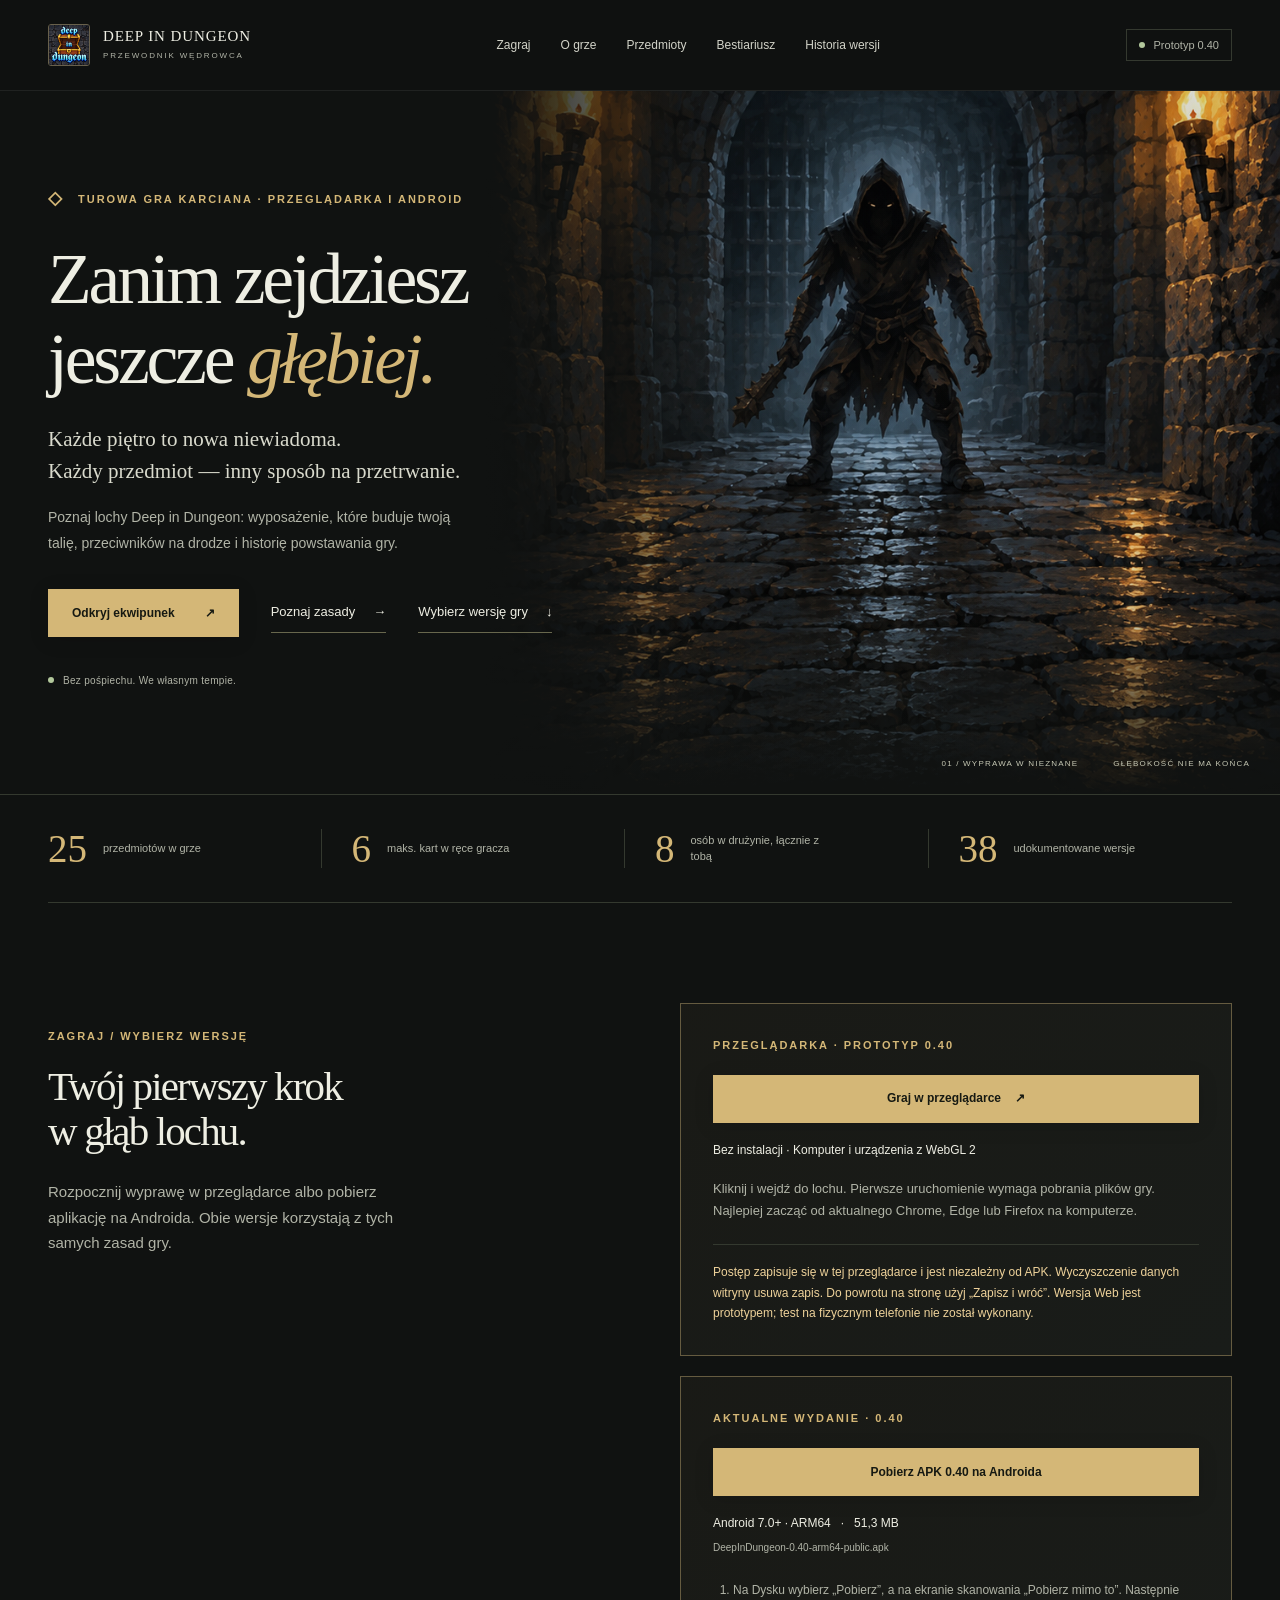
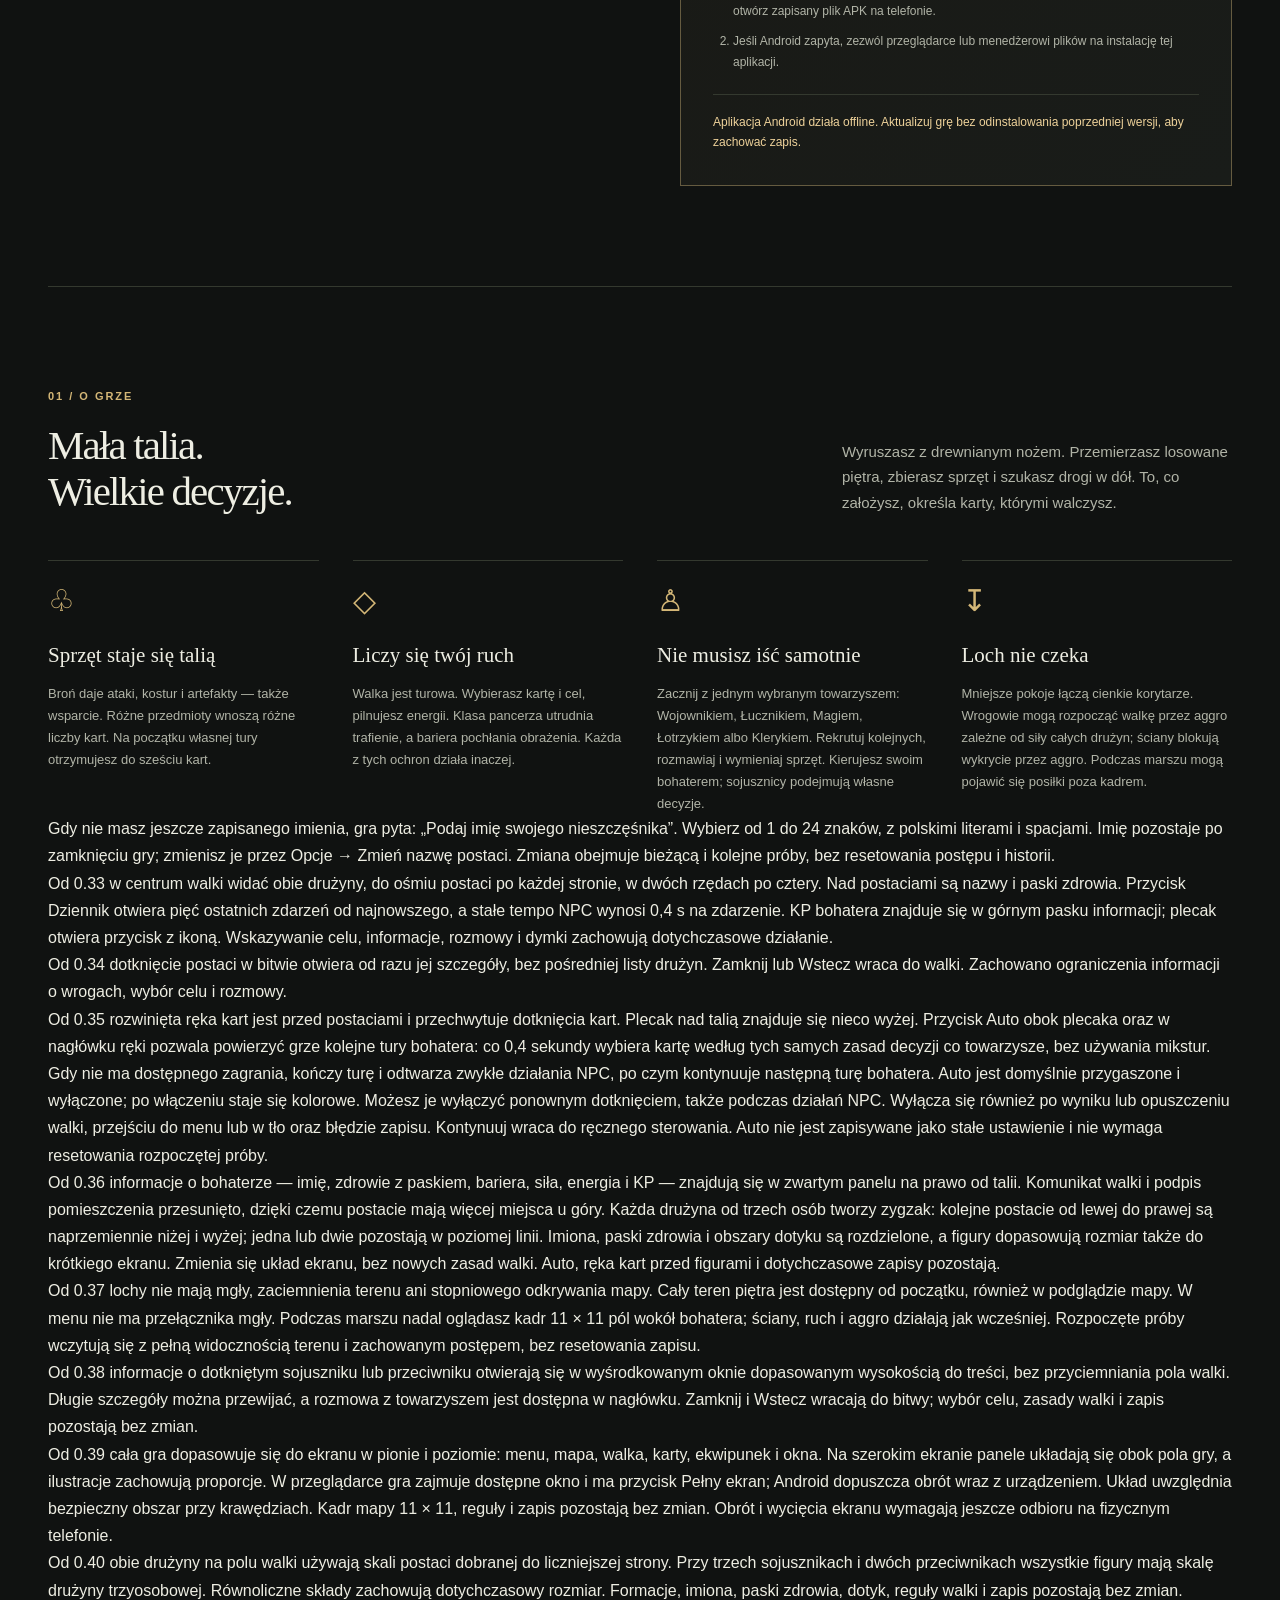
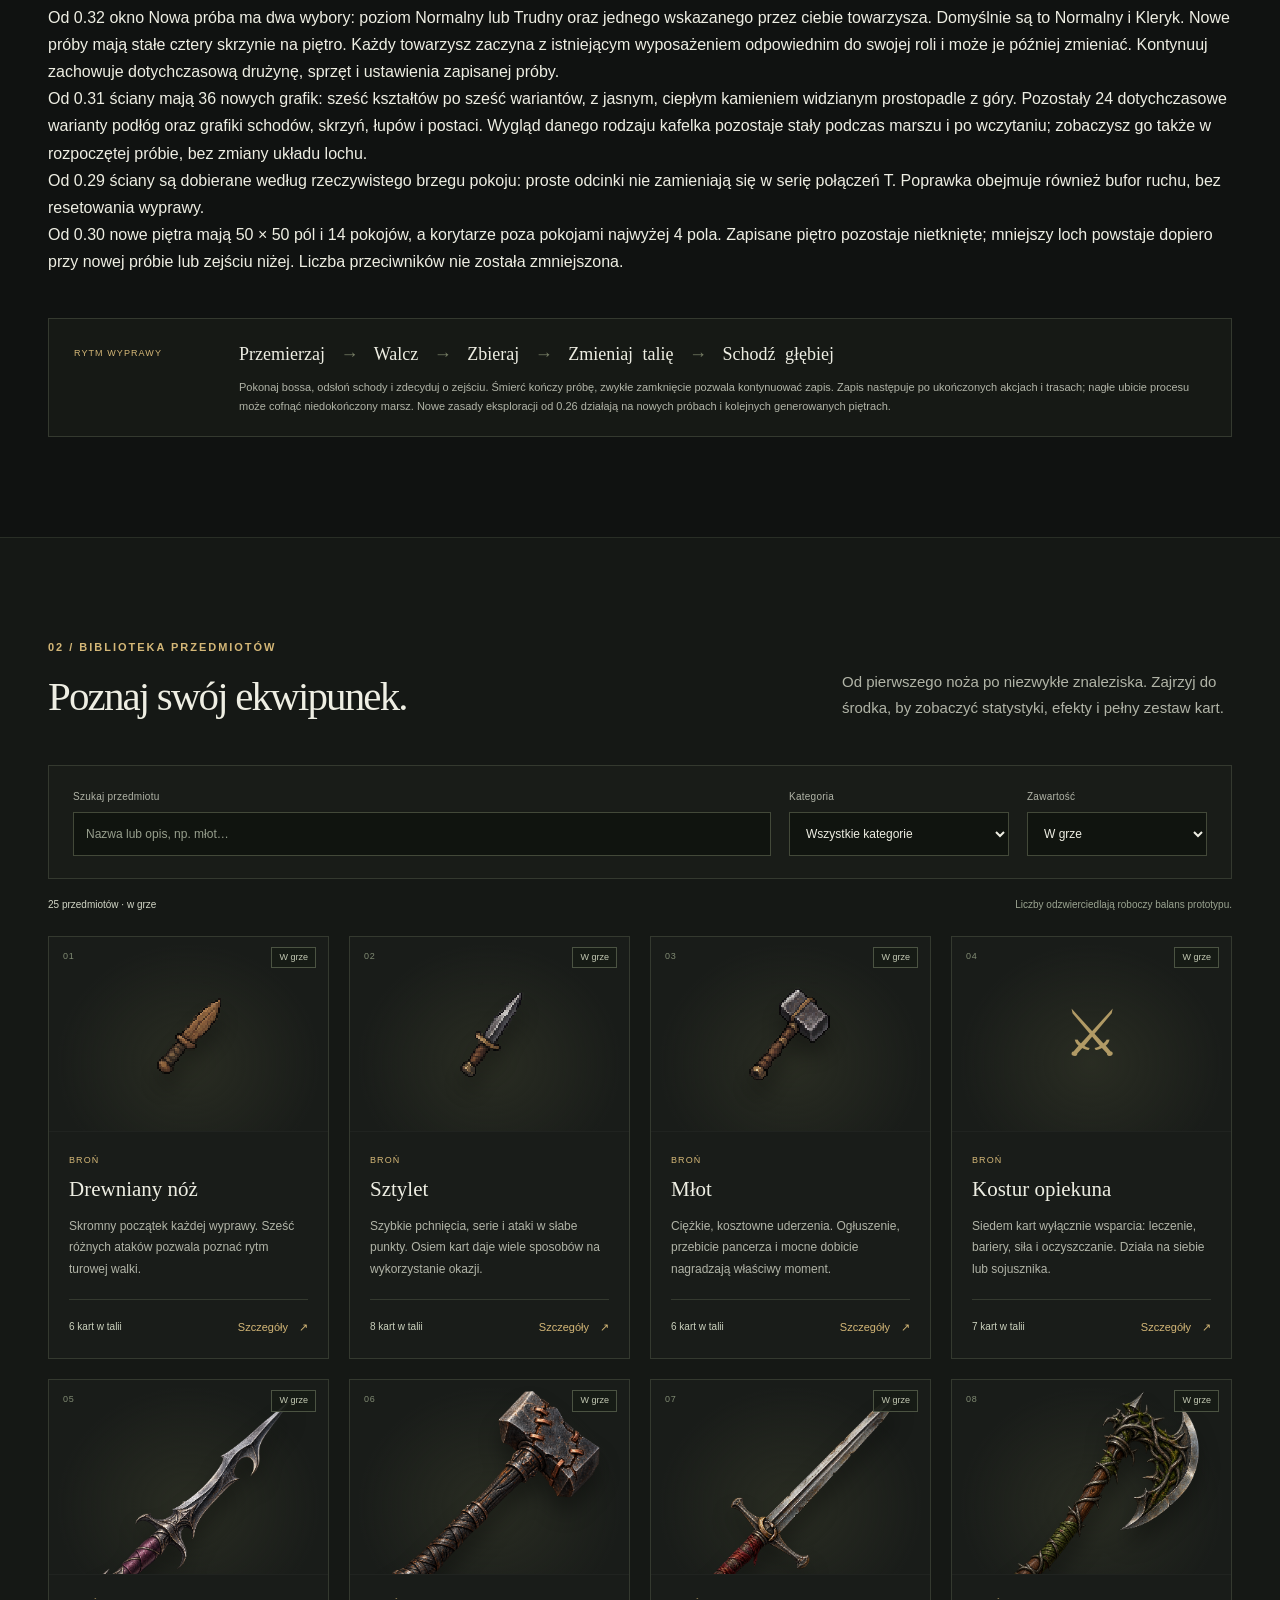
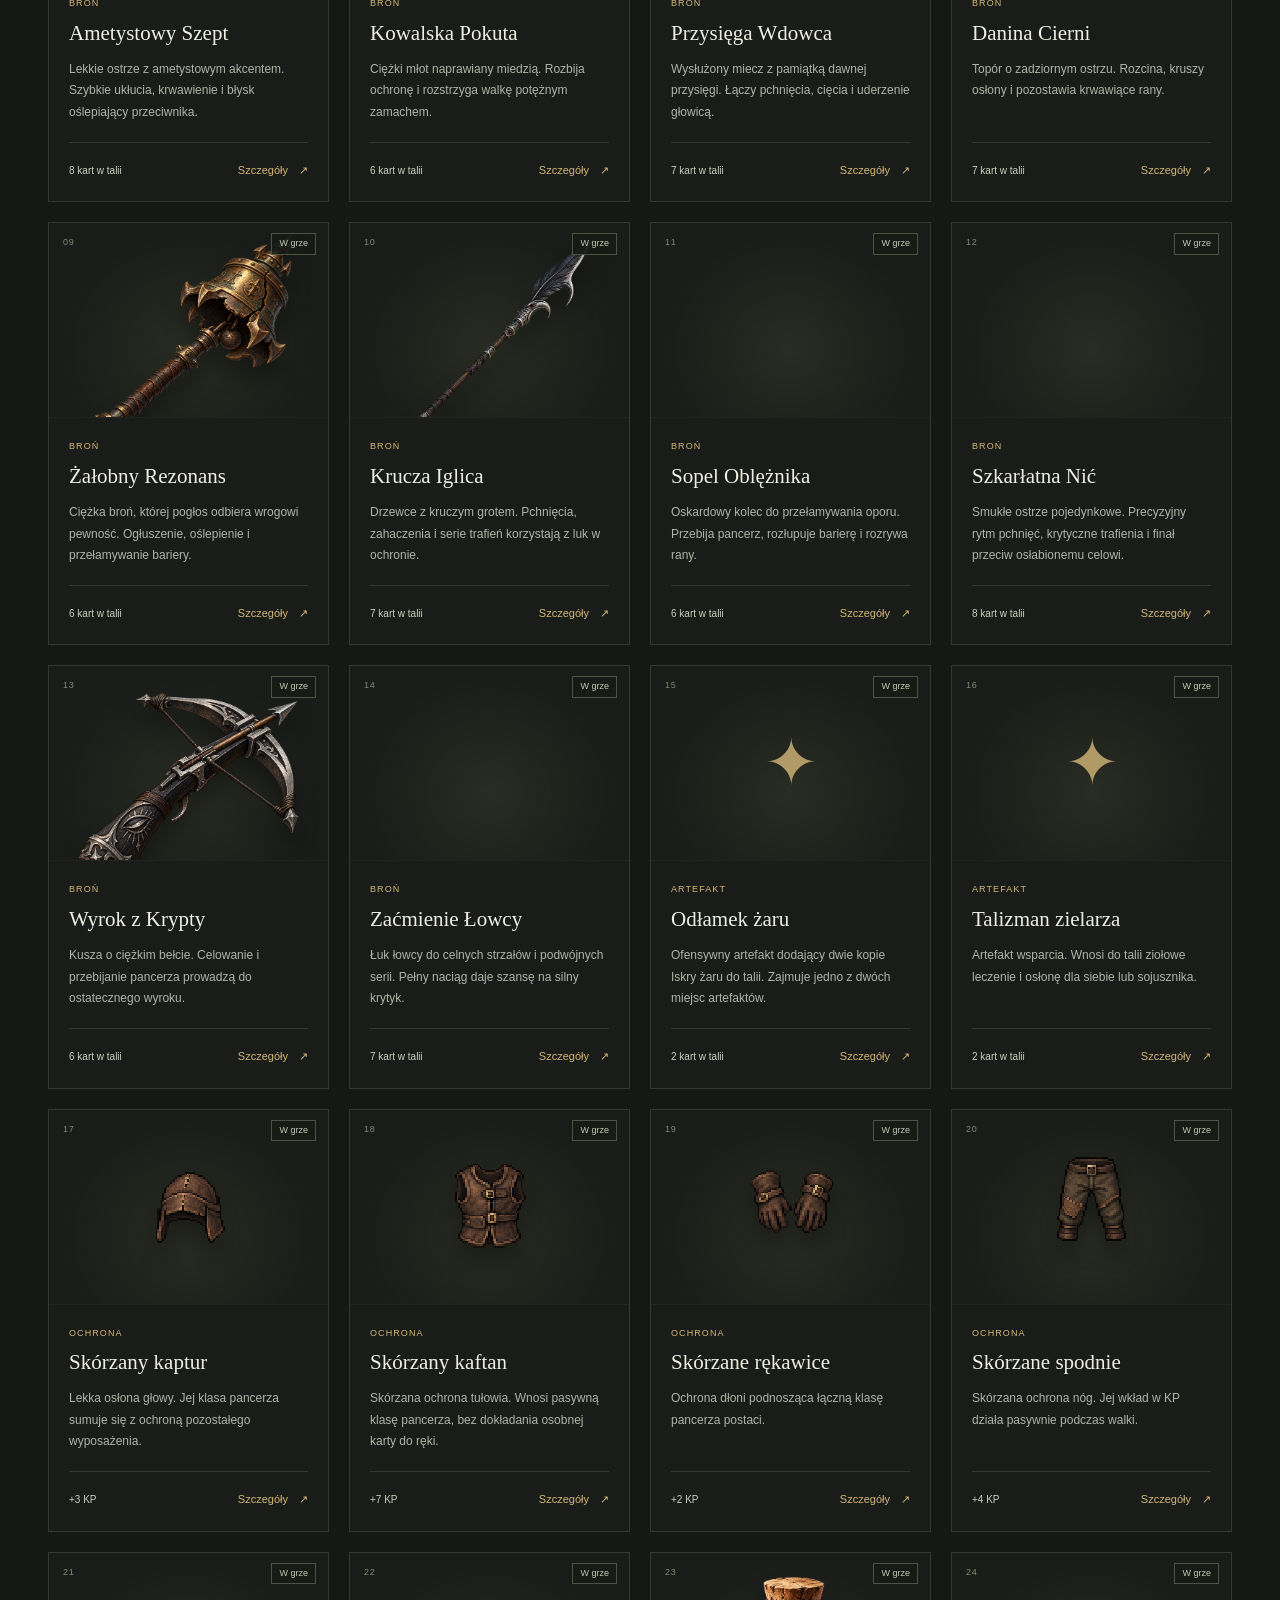
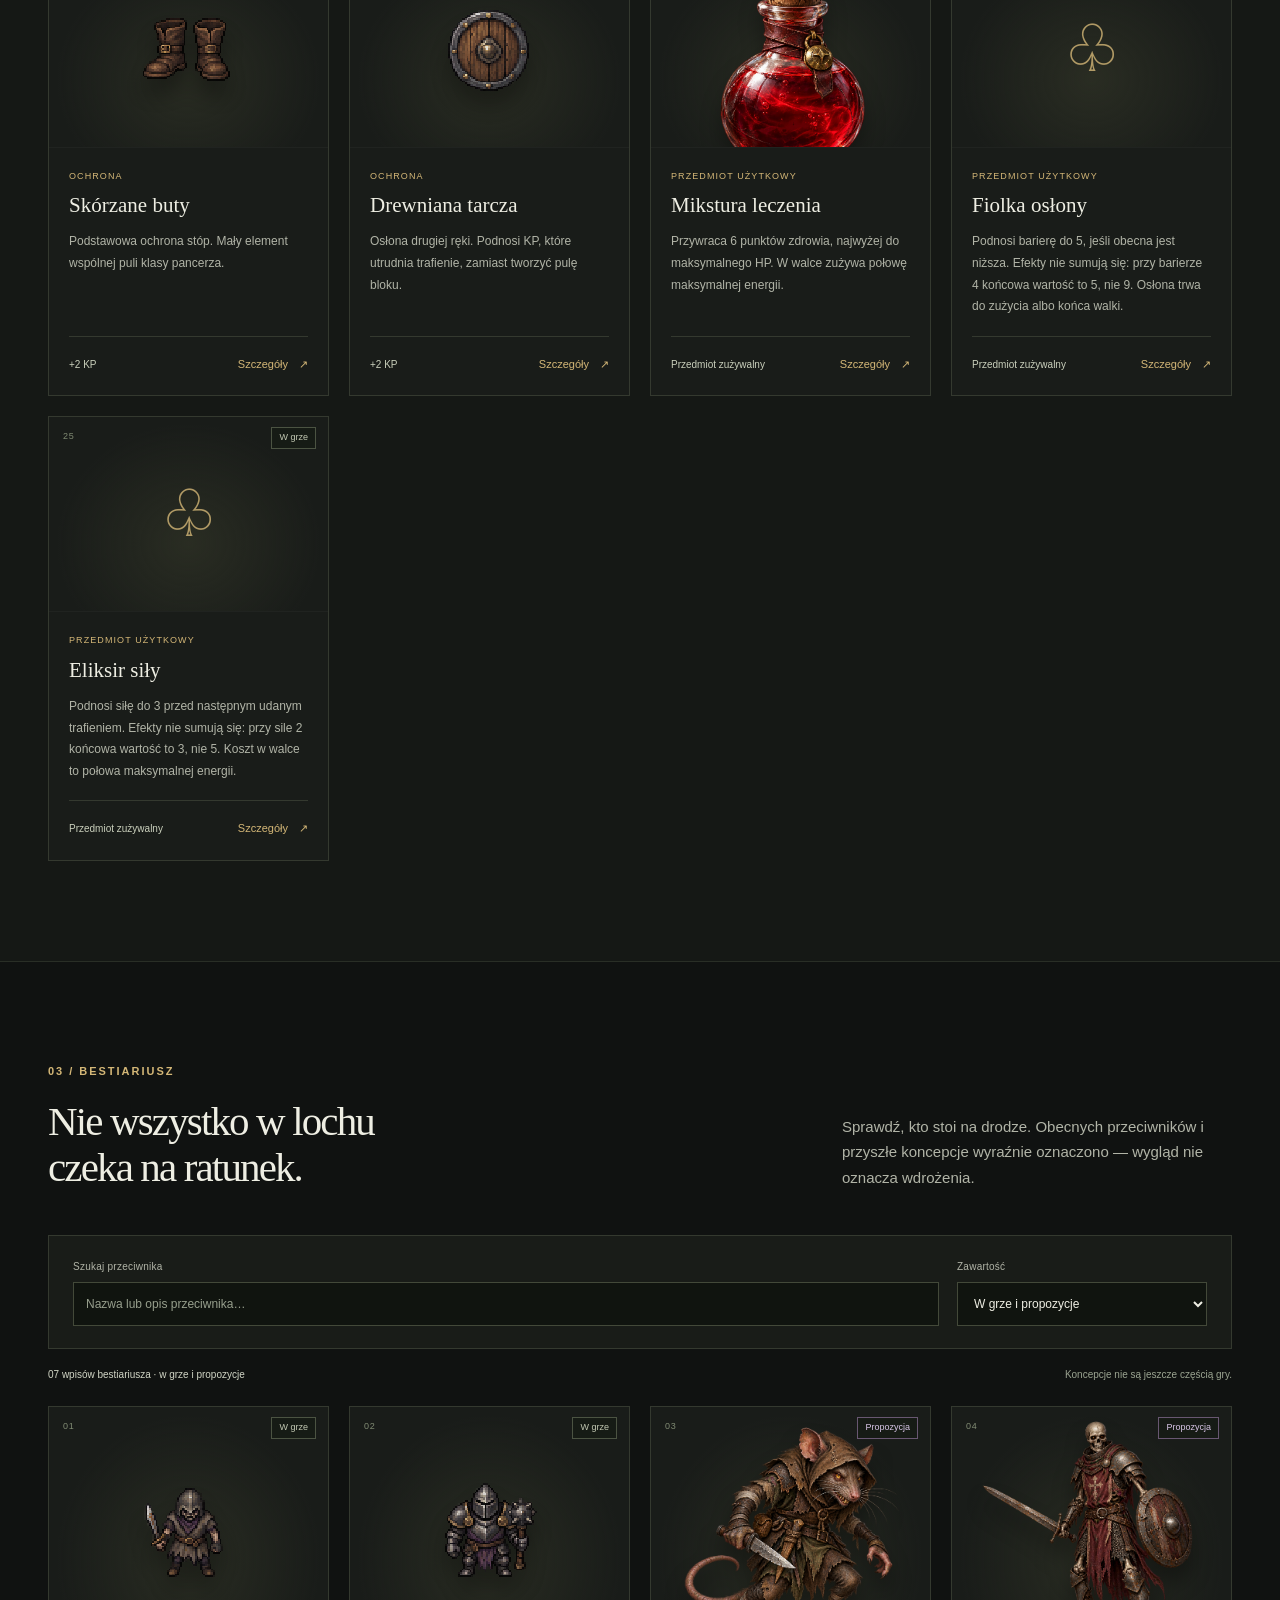
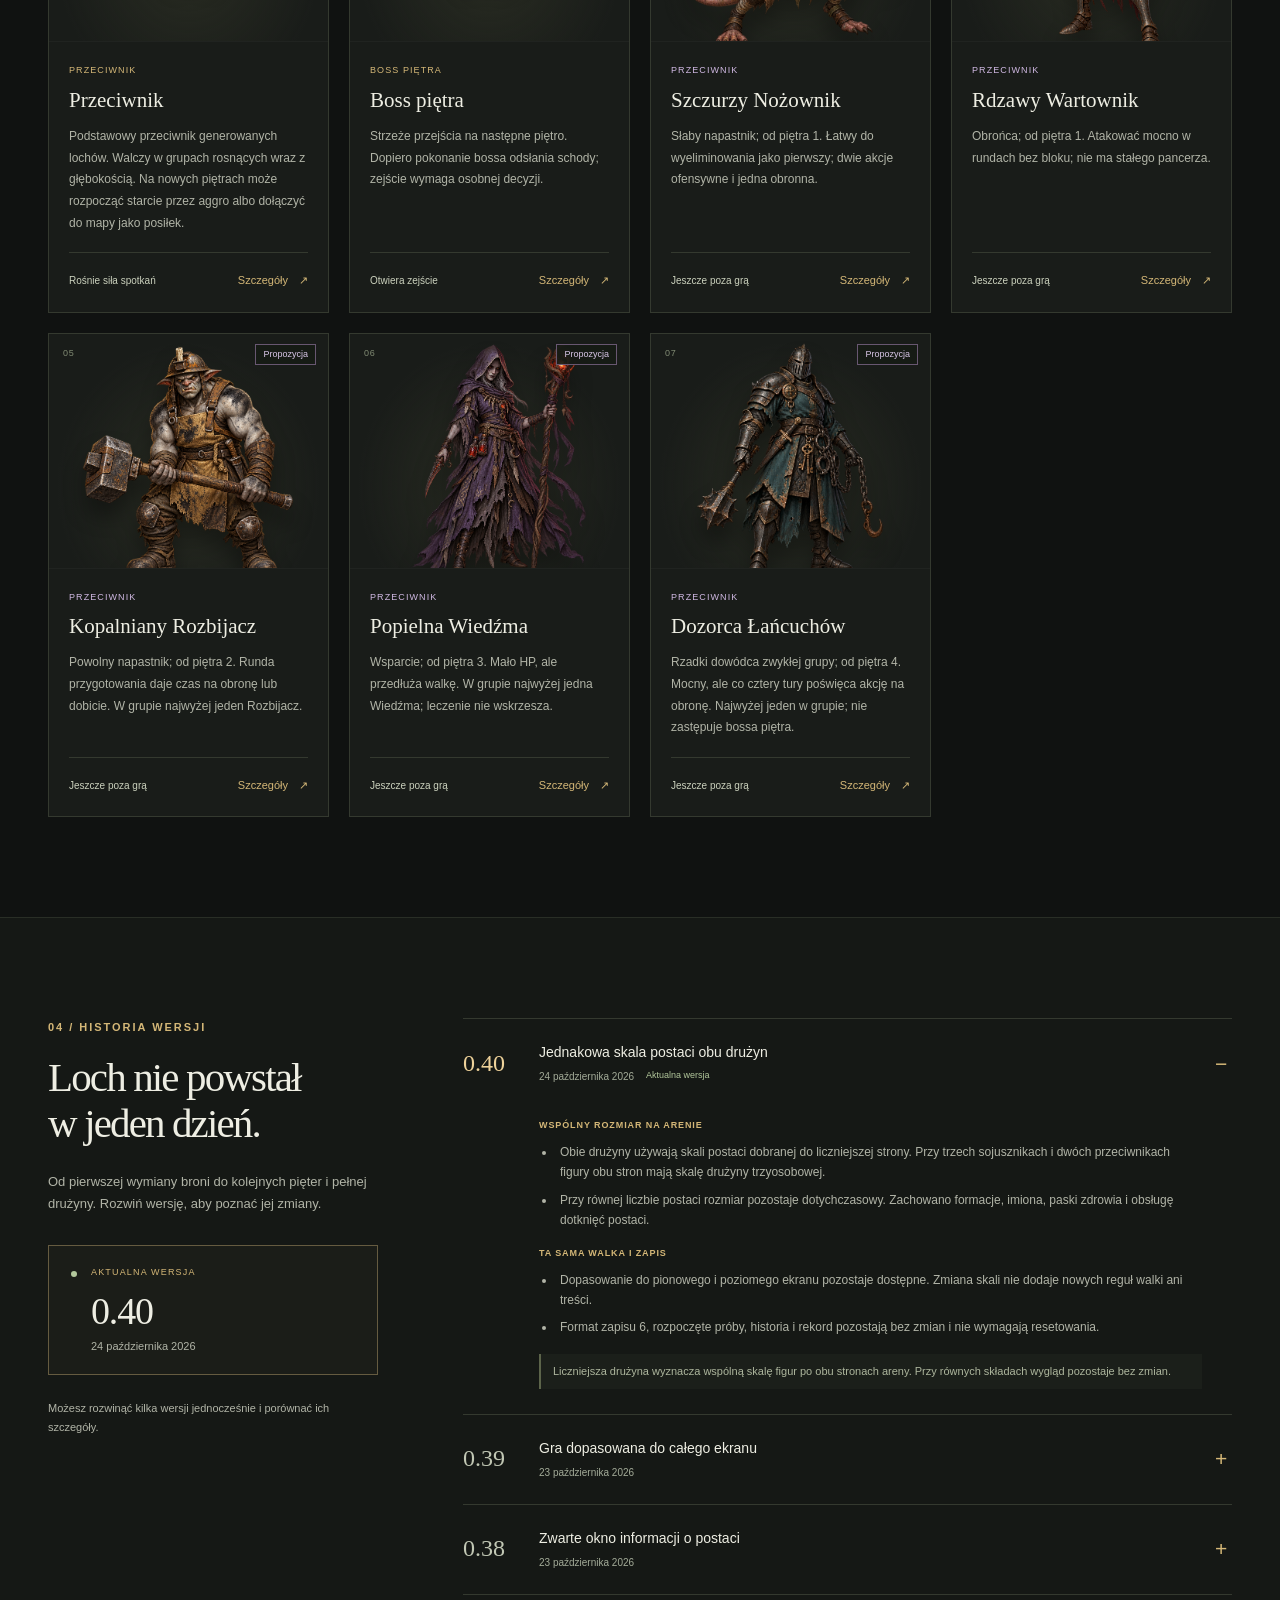
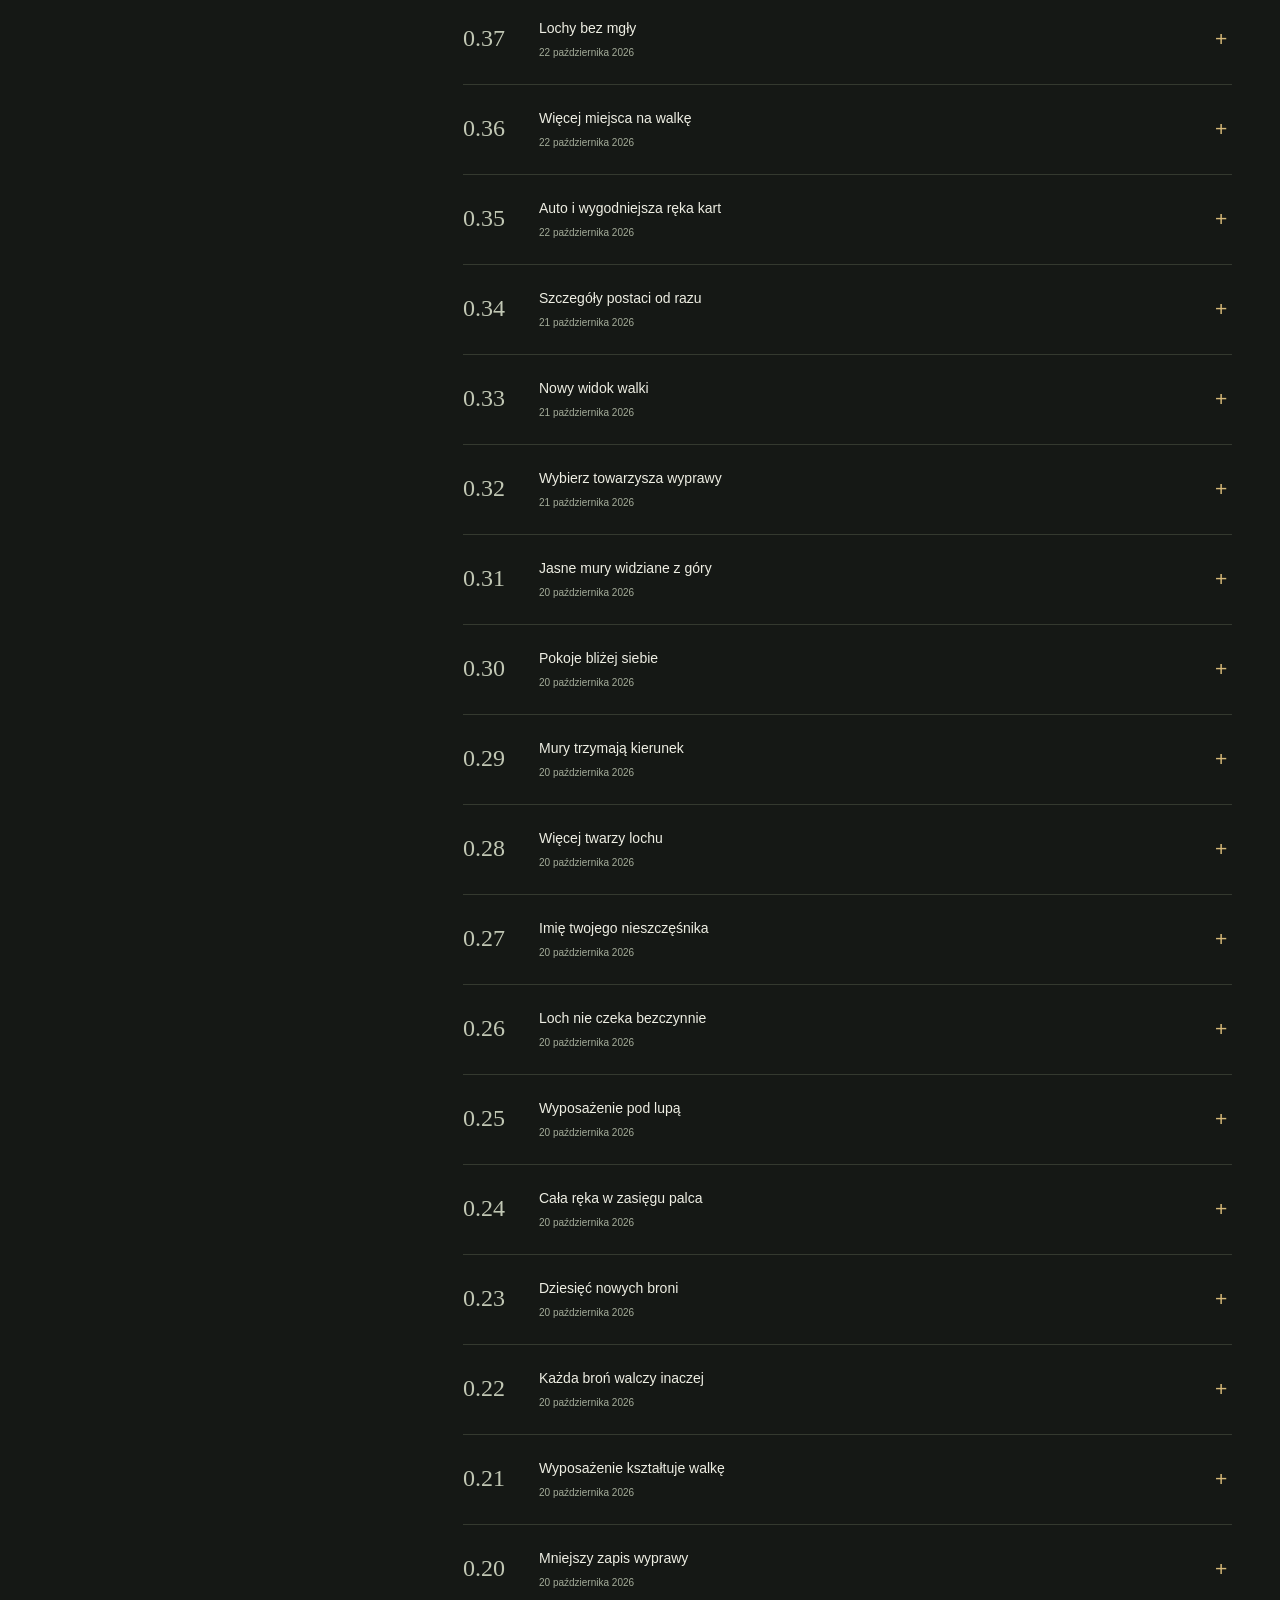
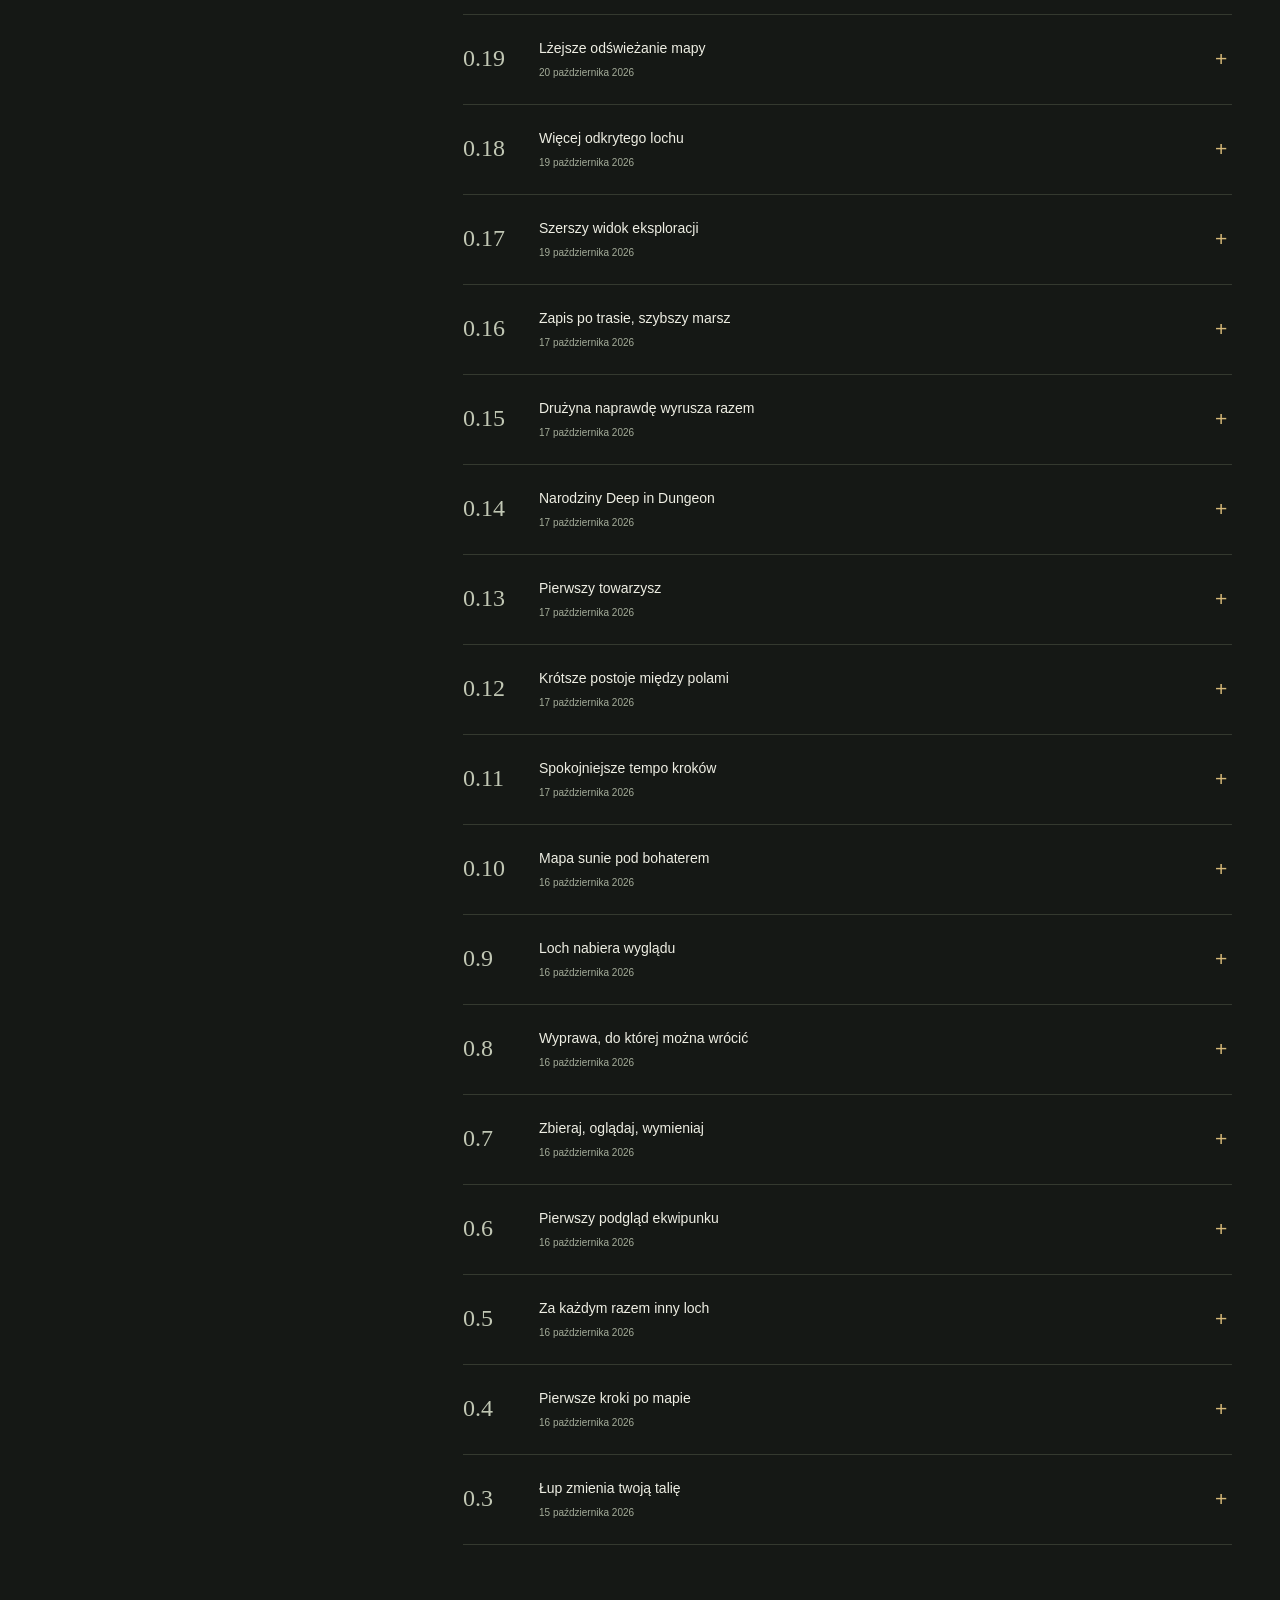
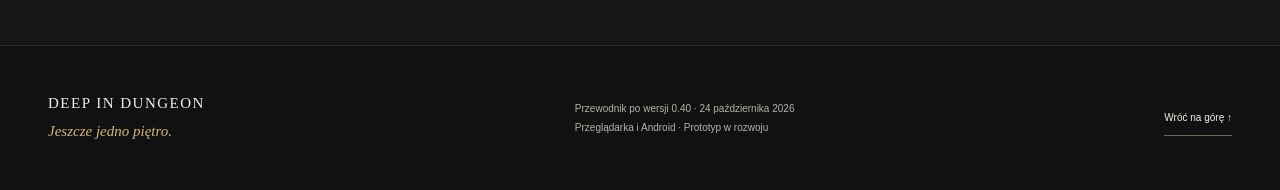
<file: index.html>
<!doctype html>
<html lang="pl">
<head>
  <meta charset="utf-8">
  <meta name="viewport" content="width=device-width, initial-scale=1">
  <meta name="description" content="Przewodnik po Deep in Dungeon. Poznaj zasady wyprawy, karty wyposażenia, przedmioty, mieszkańców lochu i historię rozwoju gry.">
  <meta name="theme-color" content="#101211">
  <title>Deep in Dungeon — przewodnik po lochach</title>
  <link rel="icon" href="assets/branding/deep-in-dungeon.png" type="image/png">
  <link rel="stylesheet" href="styles.css">
  <script defer src="data/content.js"></script>
  <script defer src="catalogue.js"></script>
  <script defer src="app.js"></script>
</head>
<body>
  <a class="skip-link" href="#main">Przejdź do treści</a>
  <header class="site-header">
    <a class="brand" href="#start" aria-label="Deep in Dungeon — początek strony">
      <img src="assets/branding/deep-in-dungeon.png" width="42" height="42" alt="">
      <span>DEEP IN DUNGEON<small>PRZEWODNIK WĘDROWCA</small></span>
    </a>
    <nav aria-label="Główne sekcje">
      <a href="#zagraj">Zagraj</a><a href="#o-grze">O grze</a><a href="#przedmioty">Przedmioty</a><a href="#bestiariusz">Bestiariusz</a><a href="#historia">Historia wersji</a>
    </nav>
    <span class="header-version"><span class="status-dot"></span><span>Prototyp <span data-current-version>0.40</span></span></span>
  </header>

  <main id="main">
    <section class="hero" id="start" aria-labelledby="hero-title">
      <div class="hero-art" aria-hidden="true"></div>
      <div class="hero-content page-width">
        <p class="eyebrow"><span class="tiny-diamond">◇</span> TUROWA GRA KARCIANA · PRZEGLĄDARKA I ANDROID</p>
        <h1 id="hero-title">Zanim zejdziesz<br>jeszcze <em>głębiej.</em></h1>
        <p class="hero-description">Każde piętro to nowa niewiadoma.<br>Każdy przedmiot — inny sposób na przetrwanie.</p>
        <p class="hero-subtitle">Poznaj lochy Deep in Dungeon: wyposażenie, które buduje twoją talię, przeciwników na drodze i historię powstawania gry.</p>
        <div class="hero-actions"><a class="button button-gold" href="#przedmioty">Odkryj ekwipunek <span aria-hidden="true">↗</span></a><a class="text-link" href="#o-grze">Poznaj zasady <span aria-hidden="true">→</span></a><a class="text-link" href="#zagraj">Wybierz wersję gry <span aria-hidden="true">↓</span></a></div>
        <p class="hero-footnote"><span class="status-dot"></span> Bez pośpiechu. We własnym tempie.</p>
      </div>
      <div class="hero-caption" aria-hidden="true"><span>01 / WYPRAWA W NIEZNANE</span><span>GŁĘBOKOŚĆ NIE MA KOŃCA</span></div>
    </section>

    <div class="facts page-width" aria-label="Gra w liczbach">
      <div><strong>25</strong><span>przedmiotów w grze</span></div><div><strong>6</strong><span>maks. kart w ręce gracza</span></div><div><strong>8</strong><span>osób w drużynie, łącznie z tobą</span></div><div><strong data-release-count>38</strong><span>udokumentowane wersje</span></div>
    </div>

    <section class="section page-width play-section" id="zagraj" aria-labelledby="play-title">
      <div class="play-intro"><p class="eyebrow">ZAGRAJ / WYBIERZ WERSJĘ</p><h2 id="play-title">Twój pierwszy krok<br>w głąb lochu.</h2><p>Rozpocznij wyprawę w przeglądarce albo pobierz aplikację na Androida. Obie wersje korzystają z tych samych zasad gry.</p></div>
      <div class="play-choices">
      <div class="download-panel browser-panel">
        <p class="eyebrow">PRZEGLĄDARKA · PROTOTYP 0.40</p>
        <a class="button button-gold" id="web-play" href="gra/">Graj w przeglądarce <span aria-hidden="true">↗</span></a>
        <p class="download-meta">Bez instalacji · Komputer i urządzenia z WebGL 2</p>
        <p class="browser-description">Kliknij i wejdź do lochu. Pierwsze uruchomienie wymaga pobrania plików gry. Najlepiej zacząć od aktualnego Chrome, Edge lub Firefox na komputerze.</p>
        <p class="download-note">Postęp zapisuje się w tej przeglądarce i jest niezależny od APK. Wyczyszczenie danych witryny usuwa zapis. Do powrotu na stronę użyj „Zapisz i wróć”. Wersja Web jest prototypem; test na fizycznym telefonie nie został wykonany.</p>
      </div>
      <div class="download-panel">
        <p class="eyebrow">AKTUALNE WYDANIE · <span data-download-version></span></p>
        <a class="button button-gold" id="apk-download" href="https://drive.google.com/file/d/1t2nUJJ4c2rpaMW-o2E0j4mSwMvW_7srR/view" target="_blank" rel="noopener" aria-describedby="apk-requirements apk-size">Pobierz APK na Androida</a>
        <p class="download-meta"><span id="apk-requirements"></span><span aria-hidden="true">·</span><span id="apk-size"></span></p>
        <p class="download-file" id="apk-file-name"></p>
        <ol class="install-steps"><li>Na Dysku wybierz „Pobierz”, a na ekranie skanowania „Pobierz mimo to”. Następnie otwórz zapisany plik APK na telefonie.</li><li>Jeśli Android zapyta, zezwól przeglądarce lub menedżerowi plików na instalację tej aplikacji.</li></ol>
        <p class="download-note">Aplikacja Android działa offline. Aktualizuj grę bez odinstalowania poprzedniej wersji, aby zachować zapis.</p>
      </div>
      </div>
    </section>

    <section class="section page-width" id="o-grze" aria-labelledby="about-title">
      <div class="section-heading"><div><p class="eyebrow">01 / O GRZE</p><h2 id="about-title">Mała talia.<br>Wielkie decyzje.</h2></div><p>Wyruszasz z drewnianym nożem. Przemierzasz losowane piętra, zbierasz sprzęt i szukasz drogi w dół. To, co założysz, określa karty, którymi walczysz.</p></div>
      <div class="principles">
        <article><span class="principle-icon" aria-hidden="true">♧</span><h3>Sprzęt staje się talią</h3><p>Broń daje ataki, kostur i artefakty — także wsparcie. Różne przedmioty wnoszą różne liczby kart. Na początku własnej tury otrzymujesz do sześciu kart.</p></article>
        <article><span class="principle-icon" aria-hidden="true">◇</span><h3>Liczy się twój ruch</h3><p>Walka jest turowa. Wybierasz kartę i cel, pilnujesz energii. Klasa pancerza utrudnia trafienie, a bariera pochłania obrażenia. Każda z tych ochron działa inaczej.</p></article>
        <article><span class="principle-icon" aria-hidden="true">♙</span><h3>Nie musisz iść samotnie</h3><p>Zacznij z jednym wybranym towarzyszem: Wojownikiem, Łucznikiem, Magiem, Łotrzykiem albo Klerykiem. Rekrutuj kolejnych, rozmawiaj i wymieniaj sprzęt. Kierujesz swoim bohaterem; sojusznicy podejmują własne decyzje.</p></article>
        <article><span class="principle-icon" aria-hidden="true">↧</span><h3>Loch nie czeka</h3><p>Mniejsze pokoje łączą cienkie korytarze. Wrogowie mogą rozpocząć walkę przez aggro zależne od siły całych drużyn; ściany blokują wykrycie przez aggro. Podczas marszu mogą pojawić się posiłki poza kadrem.</p></article>
      </div>
      <p>Gdy nie masz jeszcze zapisanego imienia, gra pyta: „Podaj imię swojego nieszczęśnika”. Wybierz od 1 do 24 znaków, z polskimi literami i spacjami. Imię pozostaje po zamknięciu gry; zmienisz je przez Opcje → Zmień nazwę postaci. Zmiana obejmuje bieżącą i kolejne próby, bez resetowania postępu i historii.</p>
      <p>Od 0.33 w centrum walki widać obie drużyny, do ośmiu postaci po każdej stronie, w dwóch rzędach po cztery. Nad postaciami są nazwy i paski zdrowia. Przycisk Dziennik otwiera pięć ostatnich zdarzeń od najnowszego, a stałe tempo NPC wynosi 0,4 s na zdarzenie. KP bohatera znajduje się w górnym pasku informacji; plecak otwiera przycisk z ikoną. Wskazywanie celu, informacje, rozmowy i dymki zachowują dotychczasowe działanie.</p>
      <p>Od 0.34 dotknięcie postaci w bitwie otwiera od razu jej szczegóły, bez pośredniej listy drużyn. Zamknij lub Wstecz wraca do walki. Zachowano ograniczenia informacji o wrogach, wybór celu i rozmowy.</p>
      <p>Od 0.35 rozwinięta ręka kart jest przed postaciami i przechwytuje dotknięcia kart. Plecak nad talią znajduje się nieco wyżej. Przycisk Auto obok plecaka oraz w nagłówku ręki pozwala powierzyć grze kolejne tury bohatera: co 0,4 sekundy wybiera kartę według tych samych zasad decyzji co towarzysze, bez używania mikstur. Gdy nie ma dostępnego zagrania, kończy turę i odtwarza zwykłe działania NPC, po czym kontynuuje następną turę bohatera. Auto jest domyślnie przygaszone i wyłączone; po włączeniu staje się kolorowe. Możesz je wyłączyć ponownym dotknięciem, także podczas działań NPC. Wyłącza się również po wyniku lub opuszczeniu walki, przejściu do menu lub w tło oraz błędzie zapisu. Kontynuuj wraca do ręcznego sterowania. Auto nie jest zapisywane jako stałe ustawienie i nie wymaga resetowania rozpoczętej próby.</p>
      <p>Od 0.36 informacje o bohaterze — imię, zdrowie z paskiem, bariera, siła, energia i KP — znajdują się w zwartym panelu na prawo od talii. Komunikat walki i podpis pomieszczenia przesunięto, dzięki czemu postacie mają więcej miejsca u góry. Każda drużyna od trzech osób tworzy zygzak: kolejne postacie od lewej do prawej są naprzemiennie niżej i wyżej; jedna lub dwie pozostają w poziomej linii. Imiona, paski zdrowia i obszary dotyku są rozdzielone, a figury dopasowują rozmiar także do krótkiego ekranu. Zmienia się układ ekranu, bez nowych zasad walki. Auto, ręka kart przed figurami i dotychczasowe zapisy pozostają.</p>
      <p>Od 0.37 lochy nie mają mgły, zaciemnienia terenu ani stopniowego odkrywania mapy. Cały teren piętra jest dostępny od początku, również w podglądzie mapy. W menu nie ma przełącznika mgły. Podczas marszu nadal oglądasz kadr 11 × 11 pól wokół bohatera; ściany, ruch i aggro działają jak wcześniej. Rozpoczęte próby wczytują się z pełną widocznością terenu i zachowanym postępem, bez resetowania zapisu.</p>
      <p>Od 0.38 informacje o dotkniętym sojuszniku lub przeciwniku otwierają się w wyśrodkowanym oknie dopasowanym wysokością do treści, bez przyciemniania pola walki. Długie szczegóły można przewijać, a rozmowa z towarzyszem jest dostępna w nagłówku. Zamknij i Wstecz wracają do bitwy; wybór celu, zasady walki i zapis pozostają bez zmian.</p>
      <p>Od 0.39 cała gra dopasowuje się do ekranu w pionie i poziomie: menu, mapa, walka, karty, ekwipunek i okna. Na szerokim ekranie panele układają się obok pola gry, a ilustracje zachowują proporcje. W przeglądarce gra zajmuje dostępne okno i ma przycisk Pełny ekran; Android dopuszcza obrót wraz z urządzeniem. Układ uwzględnia bezpieczny obszar przy krawędziach. Kadr mapy 11 × 11, reguły i zapis pozostają bez zmian. Obrót i wycięcia ekranu wymagają jeszcze odbioru na fizycznym telefonie.</p>
      <p>Od 0.40 obie drużyny na polu walki używają skali postaci dobranej do liczniejszej strony. Przy trzech sojusznikach i dwóch przeciwnikach wszystkie figury mają skalę drużyny trzyosobowej. Równoliczne składy zachowują dotychczasowy rozmiar. Formacje, imiona, paski zdrowia, dotyk, reguły walki i zapis pozostają bez zmian.</p>
      <p>Od 0.32 okno Nowa próba ma dwa wybory: poziom Normalny lub Trudny oraz jednego wskazanego przez ciebie towarzysza. Domyślnie są to Normalny i Kleryk. Nowe próby mają stałe cztery skrzynie na piętro. Każdy towarzysz zaczyna z istniejącym wyposażeniem odpowiednim do swojej roli i może je później zmieniać. Kontynuuj zachowuje dotychczasową drużynę, sprzęt i ustawienia zapisanej próby.</p>
      <p>Od 0.31 ściany mają 36 nowych grafik: sześć kształtów po sześć wariantów, z jasnym, ciepłym kamieniem widzianym prostopadle z góry. Pozostały 24 dotychczasowe warianty podłóg oraz grafiki schodów, skrzyń, łupów i postaci. Wygląd danego rodzaju kafelka pozostaje stały podczas marszu i po wczytaniu; zobaczysz go także w rozpoczętej próbie, bez zmiany układu lochu.</p>
      <p>Od 0.29 ściany są dobierane według rzeczywistego brzegu pokoju: proste odcinki nie zamieniają się w serię połączeń T. Poprawka obejmuje również bufor ruchu, bez resetowania wyprawy.</p>
      <p>Od 0.30 nowe piętra mają 50 × 50 pól i 14 pokojów, a korytarze poza pokojami najwyżej 4 pola. Zapisane piętro pozostaje nietknięte; mniejszy loch powstaje dopiero przy nowej próbie lub zejściu niżej. Liczba przeciwników nie została zmniejszona.</p>
      <div class="journey"><span class="journey-label">RYTM WYPRAWY</span><p>Przemierzaj <b>→</b> Walcz <b>→</b> Zbieraj <b>→</b> Zmieniaj talię <b>→</b> Schodź głębiej</p><small>Pokonaj bossa, odsłoń schody i zdecyduj o zejściu. Śmierć kończy próbę, zwykłe zamknięcie pozwala kontynuować zapis. Zapis następuje po ukończonych akcjach i trasach; nagłe ubicie procesu może cofnąć niedokończony marsz. Nowe zasady eksploracji od 0.26 działają na nowych próbach i kolejnych generowanych piętrach.</small></div>
    </section>

    <section class="catalogue-section section" id="przedmioty" aria-labelledby="items-title">
      <div class="page-width">
        <div class="section-heading"><div><p class="eyebrow">02 / BIBLIOTEKA PRZEDMIOTÓW</p><h2 id="items-title">Poznaj swój ekwipunek.</h2></div><p>Od pierwszego noża po niezwykłe znaleziska. Zajrzyj do środka, by zobaczyć statystyki, efekty i pełny zestaw kart.</p></div>
        <form class="filters" id="item-filters" role="search" aria-label="Wyszukiwanie przedmiotów">
          <div class="search-field"><label for="item-query">Szukaj przedmiotu</label><input type="search" id="item-query" placeholder="Nazwa lub opis, np. młot…" autocomplete="off"></div>
          <div><label for="item-category">Kategoria</label><select id="item-category"><option value="all">Wszystkie kategorie</option value="weapon">Broń</option><option value="armor">Ochrona</option><option value="artifact">Artefakty</option><option value="consumable">Przedmioty użytkowe</option></select></div>
          <div><label for="item-status">Zawartość</label><select id="item-status"><option value="implemented">W grze</option><option value="concept">Propozycje</option><option value="all">Wszystko</option></select></div>
        </form>
        <div class="catalogue-meta"><p id="item-count" role="status" aria-live="polite"></p><span>Liczby odzwierciedlają roboczy balans prototypu.</span></div>
        <div id="item-results" class="catalogue-grid"></div>
      </div>
    </section>

    <section class="section page-width" id="bestiariusz" aria-labelledby="enemies-title">
      <div class="section-heading"><div><p class="eyebrow">03 / BESTIARIUSZ</p><h2 id="enemies-title">Nie wszystko w lochu<br>czeka na ratunek.</h2></div><p>Sprawdź, kto stoi na drodze. Obecnych przeciwników i przyszłe koncepcje wyraźnie oznaczono — wygląd nie oznacza wdrożenia.</p></div>
      <form class="filters enemy-filters" id="enemy-filters" role="search" aria-label="Wyszukiwanie przeciwników">
        <div class="search-field"><label for="enemy-query">Szukaj przeciwnika</label><input type="search" id="enemy-query" placeholder="Nazwa lub opis przeciwnika…" autocomplete="off"></div>
        <div><label for="enemy-status">Zawartość</label><select id="enemy-status"><option value="all">W grze i propozycje</option><option value="implemented">W grze</option><option value="concept">Propozycje</option></select></div>
      </form>
      <div class="catalogue-meta"><p id="enemy-count" role="status" aria-live="polite"></p><span>Koncepcje nie są jeszcze częścią gry.</span></div>
      <div id="enemy-results" class="catalogue-grid enemy-grid"></div>
    </section>

    <section class="history-section section" id="historia" aria-labelledby="history-title">
      <div class="page-width history-layout">
        <div class="history-intro"><p class="eyebrow">04 / HISTORIA WERSJI</p><h2 id="history-title">Loch nie powstał<br>w jeden dzień.</h2><p>Od pierwszej wymiany broni do kolejnych pięter i pełnej drużyny. Rozwiń wersję, aby poznać jej zmiany.</p><div class="current-release"><span class="status-dot"></span><span>AKTUALNA WERSJA<strong data-current-version>0.40</strong><small data-current-date>24 października 2026</small></span></div><p class="history-help">Możesz rozwinąć kilka wersji jednocześnie i porównać ich szczegóły.</p></div>
        <div id="releases" class="releases"></div>
      </div>
    </section>
    <noscript><p class="noscript page-width">Katalogi i historia wymagają włączonego JavaScript. Włącz go w przeglądarce i otwórz stronę ponownie. Link do pobrania APK działa również bez JavaScript.</p></noscript>
  </main>

  <footer class="site-footer page-width"><div class="footer-title">DEEP IN DUNGEON<span>Jeszcze jedno piętro.</span></div><div><p>Przewodnik po wersji <span data-current-version>0.40</span> · <span data-current-date>24 października 2026</span></p><p>Przeglądarka i Android · Prototyp w rozwoju</p></div><a class="text-link" href="#start">Wróć na górę ↑</a></footer>

  <dialog id="entry-dialog" aria-labelledby="dialog-title">
    <div class="dialog-toolbar"><span class="eyebrow">KSIĘGA LOCHÓW / SZCZEGÓŁY</span><button type="button" id="close-dialog" class="close-button" aria-label="Zamknij szczegóły">✕</button></div>
    <div id="dialog-content"></div>
  </dialog>
</body>
</html>
</file>
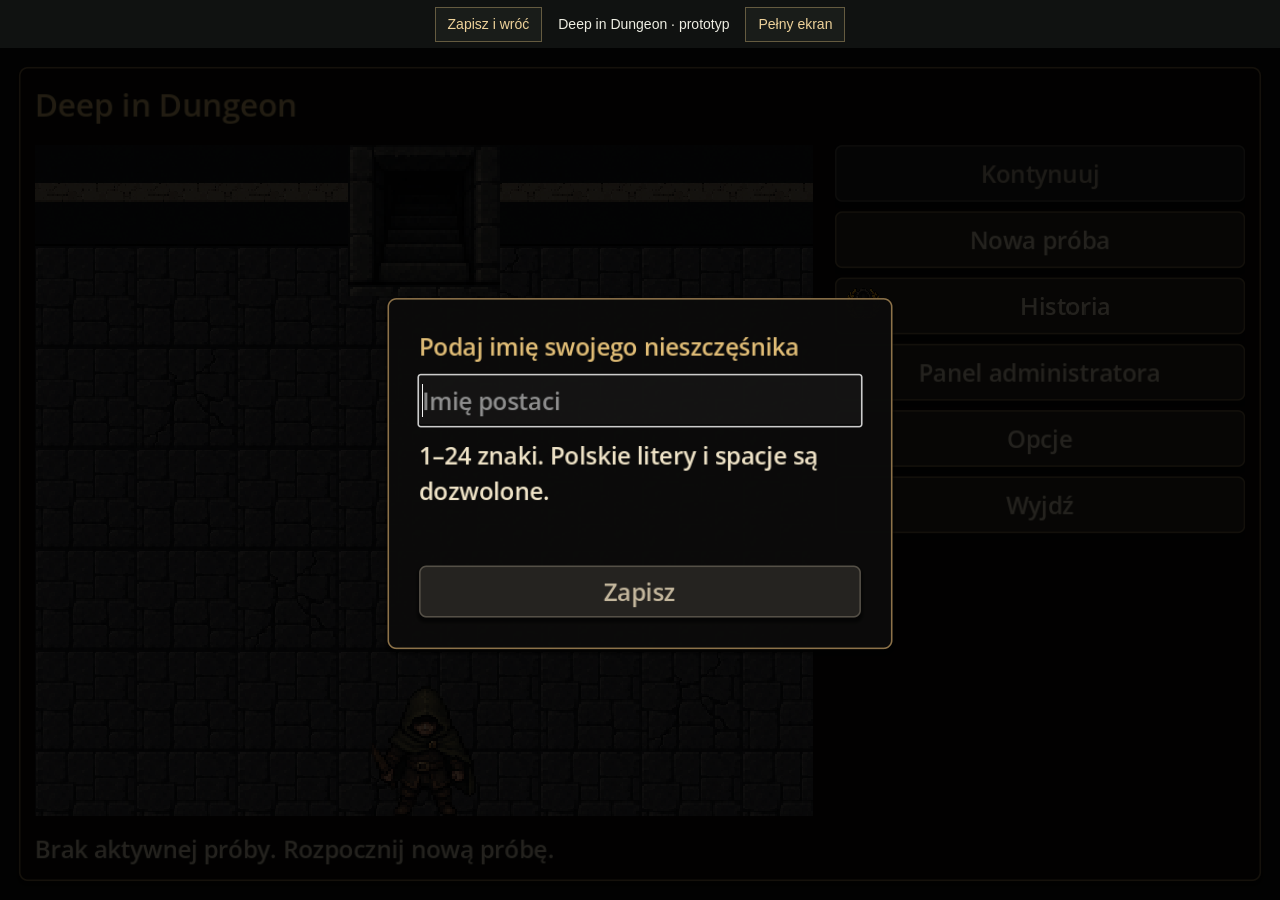
<file: gra/index.html>
<!doctype html>
<html lang="pl">
<head>
  <meta charset="utf-8">
  <meta name="viewport" content="width=device-width, initial-scale=1, viewport-fit=cover">
  <meta name="theme-color" content="#101211">
  <title>Deep in Dungeon — gra w przeglądarce</title>
  <link id="-gd-engine-icon" rel="icon" type="image/png" href="index.icon.png" />
<link rel="apple-touch-icon" href="index.apple-touch-icon.png"/>

  <style>
    *{box-sizing:border-box}body{margin:0;background:#101211;color:#eeeee3;font:14px/1.5 'Segoe UI',Arial,sans-serif;height:100dvh;display:flex;flex-direction:column;overflow:hidden;padding:env(safe-area-inset-top) env(safe-area-inset-right) env(safe-area-inset-bottom) env(safe-area-inset-left)}
    header{flex:0 0 48px;display:flex;align-items:center;justify-content:center;gap:16px;padding:6px 10px}
    button,a{color:#eed29a;font:inherit}button{border:1px solid #655b40;background:#191c19;padding:6px 12px;cursor:pointer}button:disabled{opacity:.6}
    main{position:relative;flex:1;min-height:0;width:100%;background:#100f0d}
    main:fullscreen{width:100vw;height:100dvh;padding:env(safe-area-inset-top) env(safe-area-inset-right) env(safe-area-inset-bottom) env(safe-area-inset-left)}
    canvas{display:block;width:100%;height:100%;touch-action:none;outline:none}
    #status{position:absolute;inset:0;display:flex;flex-direction:column;justify-content:center;align-items:center;gap:18px;padding:28px;text-align:center;background:#100f0d}
    #status img{width:140px;border-radius:8px}progress{width:90%;accent-color:#d4b777}#notice{color:#d4b777;font-size:13px}
    [hidden]{display:none!important}noscript{display:block;text-align:center;padding:24px}
    @media(max-width:560px){header{justify-content:space-between;gap:8px}header span{display:none}}
  </style>
</head>
<body>
  <header><button id="back" disabled>Zapisz i wróć</button><span>Deep in Dungeon · prototyp</span><button id="fullscreen" type="button">Pełny ekran</button></header>
  <main>
    <canvas id="canvas" width="1080" height="1920" tabindex="0" aria-label="Deep in Dungeon — plansza gry">Przeglądarka nie obsługuje obrazu gry.</canvas>
    <div id="status" role="status"><img src="index.png" alt=""><strong id="message">Otwieramy bramę lochu…</strong><progress id="progress"></progress><p id="notice">Pierwsze uruchomienie pobiera pliki gry. Zapis pozostaje w tej przeglądarce.</p><a href="../#zagraj">Wróć do wyboru wersji</a></div>
  </main>
  <noscript>Do uruchomienia gry potrzebny jest JavaScript. <a href="../#zagraj">Wróć na stronę</a>.</noscript>
  <script src="index.js"></script>
  <script>
    const config={"args":[],"canvasResizePolicy":0,"emscriptenPoolSize":8,"ensureCrossOriginIsolationHeaders":true,"executable":"index","experimentalVK":true,"fileSizes":{"index.pck":22461676,"index.wasm":39514754},"focusCanvas":true,"gdextensionLibs":[],"godotPoolSize":4};
    const engine=new Engine(config);
    const back=document.getElementById('back');
    const canvas=document.getElementById('canvas');
    const fullscreen=document.getElementById('fullscreen');
    // Policy0 leaves CSS in control. Update actual render pixels as the canvas
    // changes; Godot4.7 observes these dimensions without forcing window height.
    function resizeCanvas(){
      const rect=canvas.getBoundingClientRect();
      const density=window.devicePixelRatio||1;
      const width=Math.max(1,Math.round(rect.width*density));
      const height=Math.max(1,Math.round(rect.height*density));
      if(canvas.width!==width)canvas.width=width;
      if(canvas.height!==height)canvas.height=height;
    }
    new ResizeObserver(resizeCanvas).observe(canvas);
    window.addEventListener('resize',resizeCanvas);
    document.addEventListener('fullscreenchange',resizeCanvas);
    resizeCanvas();
    fullscreen.disabled=!document.fullscreenEnabled;
    fullscreen.addEventListener('click',()=>document.querySelector('main').requestFullscreen().catch(()=>{
      fullscreen.textContent='Pełny ekran niedostępny';
    }));
    const status=document.getElementById('status');
    const progress=document.getElementById('progress');
    let storageFailed=false;
    function inspectStorageMessage(args){
      // These diagnostics come from the pinned Godot 4.7.2 Web runtime.
      const message=args.map(String).join(' ');
      if(!/IndexedDB not available|Failed to save IDB file system/.test(message))return;
      storageFailed=true;status.hidden=false;progress.hidden=true;back.disabled=true;
      document.getElementById('message').textContent='Zapisywanie postępu jest niedostępne.';
      document.getElementById('notice').textContent='Przeglądarka odmówiła dostępu do zapisu lub zabrakło miejsca. Ostatnie zmiany mogą nie być zachowane. Sprawdź ustawienia danych tej witryny i wolne miejsce przed ponownym uruchomieniem gry.';
    }
    function fail(error){
      console.error(error);
      status.hidden=false;progress.hidden=true;
      document.getElementById('message').textContent='Nie udało się uruchomić gry.';
      document.getElementById('notice').textContent='Spróbuj odświeżyć stronę w aktualnym Chrome, Edge lub Firefox. Możesz też wybrać APK na Androida.';
    }
    const missing=Engine.getMissingFeatures({threads:false});
    back.addEventListener('click',()=>engine.requestQuit());
    if(missing.length)fail(new Error(missing.join(', ')));
    else engine.startGame({
      onPrint(...args){console.log(...args);inspectStorageMessage(args);},
      onPrintError(...args){console.error(...args);inspectStorageMessage(args);},
      onProgress(current,total){if(total>0){progress.value=current;progress.max=total;}},
      // Godot waits for synchronization but reports its failure via diagnostics.
      onExit(code){if(storageFailed)return;if(code===0)location.assign('../#zagraj');else fail(new Error('Exit '+code));}
    }).then(()=>{if(!storageFailed){status.hidden=true;back.disabled=false;}},fail);
  </script>
</body>
</html>
</file>
<file: styles.css>
:root{color-scheme:dark;--bg:#101211;--panel:#191c19;--panel-light:#20231f;--line:#34392f;--text:#eeeee3;--muted:#b1b4a7;--gold:#d4b777;--gold-light:#eed29a;--green:#b3c89c;--serif:Georgia,'Times New Roman',serif;--sans:'Segoe UI',Arial,sans-serif}
*{box-sizing:border-box}html{scroll-behavior:smooth;scroll-padding-top:120px}body{margin:0;background:var(--bg);color:var(--text);font:16px/1.7 var(--sans);-webkit-font-smoothing:antialiased}a{color:inherit;text-decoration:none}button,input,select{font:inherit}button,a,input,select,summary{-webkit-tap-highlight-color:transparent}button,summary,select{cursor:pointer}button{color:inherit}button:focus-visible,a:focus-visible,input:focus-visible,select:focus-visible,summary:focus-visible{outline:2px solid var(--gold-light);outline-offset:5px}[hidden]{display:none!important}img{display:block;max-width:100%}h1,h2,h3,p{margin:0}h1,h2,h3{font-weight:400}h1,h2{font-family:var(--serif);line-height:1.12;letter-spacing:-.045em}h2{font-size:clamp(35px,3.2vw,49px)}h3{line-height:1.35}em{font-style:italic;color:var(--gold)}.page-width{width:min(1200px,calc(100% - 96px));margin-inline:auto}.eyebrow{font-size:11px;font-weight:600;letter-spacing:.18em;color:var(--gold);line-height:1.7}.section{padding-block:100px;scroll-margin-top:10px}.section-heading{display:flex;gap:70px;justify-content:space-between;align-items:flex-end;margin-bottom:45px}.section-heading .eyebrow{margin-bottom:18px}.section-heading>p{max-width:390px;color:var(--muted);font-size:15px}.status-dot{display:inline-block;width:6px;height:6px;background:var(--green);border-radius:50%;flex-shrink:0}.tiny-diamond{font-size:18px;vertical-align:-1px;margin-right:9px}.text-link{display:inline-flex;gap:18px;align-items:center;font-size:13px;color:var(--text);padding:9px 0;border-bottom:1px solid #68674d}.text-link:hover{color:var(--gold-light)}.skip-link{position:fixed;top:-100px;left:15px;background:var(--gold);color:var(--bg);padding:12px;z-index:20}.skip-link:focus{top:10px}
.site-header{height:91px;padding:0 48px;display:flex;align-items:center;justify-content:space-between;gap:25px;position:sticky;top:0;z-index:10;background:#101211f2;border-bottom:1px solid #ffffff12;backdrop-filter:blur(12px)}.brand{display:flex;align-items:center;gap:13px;flex-shrink:0}.brand img{object-fit:cover;border:1px solid #68604b;border-radius:3px}.brand>span{font-family:var(--serif);font-size:15px;line-height:1.2;letter-spacing:.06em}.brand small{display:block;font:8px/1.6 var(--sans);letter-spacing:.23em;color:var(--muted);margin-top:5px}.site-header nav{display:flex;gap:30px;align-items:center;flex-wrap:wrap;justify-content:center}.site-header nav a{color:#d2d3c8;font-size:12px;white-space:nowrap}.site-header nav a:hover{color:var(--gold)}.header-version{font-size:11px;color:var(--muted);display:flex;gap:9px;align-items:center;border:1px solid var(--line);padding:6px 12px;white-space:nowrap}
.hero{position:relative;min-height:670px;overflow:hidden;border-bottom:1px solid var(--line)}.hero-art{position:absolute;inset:0 0 0 38%;background:linear-gradient(90deg,var(--bg),#10121120 32%,#10121100 70%),linear-gradient(0deg,var(--bg),transparent 28%,#10121110 90%),url('assets/branding/dungeon-battle.png') center 31%/cover no-repeat;opacity:.9}.hero-content{position:relative;padding-top:92px;padding-bottom:105px}.hero h1{font-size:clamp(46px,5.6vw,80px);max-width:710px;margin:25px 0}.hero-description{font-family:var(--serif);font-size:21px;line-height:1.5;color:#d9dacd}.hero-subtitle{font-size:14px;color:var(--muted);max-width:430px;margin-top:18px;line-height:1.85}.hero-actions{display:flex;align-items:center;gap:32px;margin-top:32px;flex-wrap:wrap}.button{display:inline-flex;align-items:center;justify-content:center;gap:30px;min-height:48px;padding:12px 23px;font-size:12px;font-weight:600;border:1px solid var(--gold)}.button-gold{background:var(--gold);color:#161912;box-shadow:0 3px 20px #0002}.button-gold:hover{background:var(--gold-light)}.hero-footnote{font-size:10px;color:var(--muted);letter-spacing:.03em;margin-top:35px;display:flex;gap:9px;align-items:center}.hero-caption{position:absolute;right:30px;bottom:23px;display:flex;gap:35px;font-size:8px;letter-spacing:.15em;color:#c5c7b3}.facts{display:grid;grid-template-columns:repeat(4,1fr);padding-block:34px;border-bottom:1px solid var(--line);gap:30px}.facts>div{display:flex;align-items:center;gap:16px;border-right:1px solid var(--line)}.facts>div:last-child{border:0}.facts strong{font:39px/1 var(--serif);color:var(--gold);font-weight:400}.facts span{font-size:11px;line-height:1.5;max-width:130px;color:var(--muted)}
.play-section{display:grid;grid-template-columns:minmax(0,1fr) minmax(0,1fr);gap:80px;align-items:center;border-bottom:1px solid var(--line)}.play-intro .eyebrow{margin-bottom:18px}.play-intro>p:last-child{max-width:390px;color:var(--muted);font-size:15px;margin-top:24px}.download-panel{min-width:0;border:1px solid #655b40;background:linear-gradient(135deg,#d4b7770c,#191c19);padding:32px}.download-panel .button{margin-top:20px;min-width:230px}.download-meta{display:flex;flex-wrap:wrap;gap:5px 10px;margin-top:17px;font-size:12px;color:var(--text)}.download-file{font-size:10px;color:var(--muted);overflow-wrap:anywhere;margin-top:6px}.install-steps{margin:24px 0 0;padding-left:20px;font-size:12px;color:var(--muted)}.install-steps li+li{margin-top:10px}.download-note{border-top:1px solid var(--line);padding-top:17px;margin-top:22px;color:var(--gold-light);font-size:12px}
.principles{display:grid;grid-template-columns:repeat(4,1fr);gap:34px}.principles article{border-top:1px solid var(--line);padding-top:25px}.principle-icon{font:30px/1 var(--serif);color:var(--gold)}.principles h3{font-family:var(--serif);font-size:21px;margin:22px 0 13px}.principles p{font-size:13px;color:var(--muted)}.journey{margin-top:42px;border:1px solid var(--line);background:#161915;padding:20px 25px;display:grid;grid-template-columns:145px 1fr;gap:9px 20px;align-items:center}.journey-label{font-size:9px;letter-spacing:.12em;color:var(--gold)}.journey p{font-family:var(--serif);font-size:18px;word-spacing:5px}.journey b{font-weight:400;color:#777e65;margin:0 6px}.journey small{font-size:11px;color:var(--muted);grid-column:2}
.catalogue-section{background:#151815;border-top:1px solid #292e26;border-bottom:1px solid #292e26}.filters{display:grid;grid-template-columns:minmax(230px,1fr) 220px 180px;gap:18px;padding:22px 24px;border:1px solid var(--line);background:#191c18}.filters label{display:block;color:var(--muted);font-size:10px;margin-bottom:7px;letter-spacing:.025em}.filters input,.filters select{width:100%;min-height:44px;background:#10140f;border:1px solid #434939;color:var(--text);padding:9px 12px;font-size:12px;border-radius:0}.filters input::placeholder{color:#979f8d}.filters select{padding-right:25px}.filters input:focus,.filters select:focus{border-color:var(--gold)}.catalogue-meta{margin:17px 0 23px;display:flex;justify-content:space-between;gap:20px;font-size:10px;color:var(--muted)}.catalogue-meta p{color:#d2d6c6}.catalogue-meta>span{color:#9ba491}.catalogue-grid{display:grid;grid-template-columns:repeat(4,minmax(0,1fr));gap:20px}.catalogue-card{min-width:0;border:1px solid var(--line);background:var(--panel);display:flex;flex-direction:column;transition:border-color .2s,transform .2s}.catalogue-card:hover{border-color:#7c704f;transform:translateY(-3px)}.entry-art{height:195px;position:relative;display:grid;place-items:center;background:radial-gradient(ellipse at 50% 65%,#383b2b88,transparent 67%);overflow:hidden;border-bottom:1px solid #ffffff08}.entry-art img{width:100%;height:100%;object-fit:contain;padding:8px 26px;filter:drop-shadow(0 15px 10px #0005)}.entry-art img.pixel-art{image-rendering:pixelated;width:105px;height:105px;padding:0;object-fit:contain;opacity:.9}.art-fallback{font:65px/1 var(--serif);color:var(--gold);opacity:.8}.card-index{position:absolute;top:12px;left:14px;font-size:9px;letter-spacing:.09em;color:#808b73}.card-kind{position:absolute;right:12px;top:10px;font-size:9px;color:#c3c9b3;border:1px solid #4b5342;padding:2px 7px;background:#171b15e8}.card-body{padding:21px 20px 17px;display:flex;flex-direction:column;flex:1}.card-overline{font-size:9px;letter-spacing:.12em;text-transform:uppercase;color:var(--gold);margin-bottom:7px}.card-body h3{font-family:var(--serif);font-size:21px;overflow-wrap:anywhere}.card-description{font-size:12px;line-height:1.8;color:var(--muted);margin:12px 0 18px;flex:1}.card-bottom{display:flex;align-items:center;justify-content:space-between;gap:10px;border-top:1px solid var(--line);padding-top:13px}.card-stat{font-size:10px;color:#cbd1bd}.detail-button{background:none;border:0;color:var(--gold);padding:5px 0;font-size:11px;display:flex;gap:11px;align-items:center}.detail-button:hover{color:var(--gold-light)}.concept-label{color:#d0b9e3}.concept-card .card-kind{color:#d8c6e7;border-color:#685771}.empty-state{grid-column:1/-1;text-align:center;padding:55px 20px;border:1px dashed #536047;color:var(--muted)}.empty-state h3{font-family:var(--serif);font-size:25px;color:var(--text);margin-bottom:8px}.empty-state p{font-size:13px;margin-bottom:18px}.reset-button{background:none;border:1px solid var(--line);color:var(--gold);padding:8px 16px;font-size:12px}.enemy-filters{grid-template-columns:1fr 250px}.enemy-grid .entry-art{height:235px}.enemy-grid .entry-art img{padding:8px 18px}.enemy-grid .entry-art img.pixel-art{width:105px;height:105px;padding:0}
.history-section{background:#151815;border-block:1px solid #292e26}.history-layout{display:grid;grid-template-columns:330px 1fr;gap:85px;align-items:start}.history-intro{position:sticky;top:125px}.history-intro .eyebrow{margin-bottom:18px}.history-intro>p:not(.eyebrow){font-size:13px;color:var(--muted);margin-top:24px}.history-intro>p.history-help{font-size:11px}.current-release{display:flex;gap:14px;align-items:flex-start;border:1px solid #655b40;padding:19px 22px;margin-top:30px;background:#d4b77708}.current-release .status-dot{margin-top:6px}.current-release span:last-child{font-size:9px;letter-spacing:.13em;color:var(--gold)}.current-release strong{display:block;font:38px/1.3 var(--serif);color:var(--text);letter-spacing:-.03em;margin-top:7px}.current-release small{display:block;letter-spacing:0;font-size:11px;color:var(--muted)}.release{border-top:1px solid var(--line)}.release:last-child{border-bottom:1px solid var(--line)}.release summary{list-style:none;display:grid;grid-template-columns:59px 1fr 17px;gap:17px;align-items:center;padding:23px 0}.release summary::-webkit-details-marker{display:none}.release summary::after{content:'+';color:var(--gold);font-size:21px;font-weight:300}.release[open] summary::after{content:'−'}.release-version{font-family:var(--serif);font-size:24px;color:#c1c7b4;line-height:1.3}.release[open] .release-version{color:var(--gold-light)}.release-title{font-size:14px;line-height:1.5}.release-meta{color:#a4ac99;font-size:10px;margin-top:5px;display:flex;gap:12px;flex-wrap:wrap}.latest-label{font-size:9px;color:var(--green)}.release-content{padding:0 30px 25px 76px;color:var(--muted);font-size:12px}.release-content h4{font-size:9px;letter-spacing:.1em;text-transform:uppercase;color:var(--gold);margin:10px 0 8px;font-weight:600}.release-content ul{padding-left:17px;margin:0 0 16px}.release-content li{padding-left:4px;margin-block:7px}.release-note{font-size:11px;color:#adb69d;border-left:2px solid #5c644a;padding:8px 12px;background:#c1d8a309}.release[data-version='0.21'] .release-note{border-color:var(--gold);color:#dbc79c}
.site-footer{padding-block:45px;display:flex;justify-content:space-between;gap:35px;align-items:center}.footer-title{font-family:var(--serif);font-size:15px;letter-spacing:.1em}.footer-title span{display:block;font:italic 15px/1.7 var(--serif);letter-spacing:0;color:var(--gold);margin-top:3px}.site-footer p{font-size:10px;color:var(--muted);line-height:1.9}.site-footer .text-link{font-size:10px;white-space:nowrap}.noscript{padding:40px;border:1px solid var(--gold);margin-top:40px}
dialog{width:min(830px,calc(100% - 40px));max-height:88dvh;border:1px solid #706349;background:#181d17;color:var(--text);padding:0;box-shadow:0 30px 100px #0008;overflow-y:auto;overscroll-behavior:contain}dialog::backdrop{background:#080b09da;backdrop-filter:blur(6px)}body:has(dialog[open]){overflow:hidden}.dialog-toolbar{padding:17px 26px;border-bottom:1px solid var(--line);display:flex;justify-content:space-between;gap:20px;align-items:center;position:sticky;top:0;background:#181d17f7;z-index:2}.dialog-toolbar .eyebrow{font-size:9px}.close-button{border:1px solid var(--line);background:transparent;color:var(--gold);width:36px;height:36px;flex-shrink:0}.close-button:hover{background:#2a3024}.dialog-heading{display:grid;grid-template-columns:190px 1fr;gap:32px;padding:28px 32px}.dialog-heading .entry-art{height:200px;border:1px solid var(--line)}.dialog-heading .entry-art img{padding:10px}.dialog-heading .entry-art img.pixel-art{width:100px;height:100px;padding:0}.dialog-heading h2{font-size:35px;overflow-wrap:anywhere;margin:10px 0 14px}.dialog-heading p{font-size:13px;color:var(--muted)}.dialog-status{font-size:9px;letter-spacing:.1em;color:var(--green);text-transform:uppercase}.dialog-status.concept-label{color:#d0b9e3}.dialog-main{padding:0 32px 32px}.stats-grid{display:grid;grid-template-columns:repeat(3,minmax(0,1fr));gap:12px;margin:3px 0 24px}.stat-block{border:1px solid var(--line);padding:12px 14px;min-width:0}.stat-block dt{font-size:10px;color:var(--muted)}.stat-block dd{font-family:var(--serif);font-size:21px;color:var(--gold-light);margin:4px 0 0;line-height:1.4;overflow-wrap:anywhere}.stat-block small{display:block;font:10px/1.65 var(--sans);color:var(--muted);margin-top:7px}.dialog-section-title{font-family:var(--serif);font-size:25px;margin:26px 0 13px}.dialog-note{font-size:12px;color:var(--muted);padding:13px 16px;border:1px solid var(--line);background:#10150f;margin-bottom:18px}.abilities{display:grid;grid-template-columns:1fr 1fr;gap:12px}.ability{border:1px solid var(--line);padding:17px;background:#11170f}.ability-top{display:flex;justify-content:space-between;gap:14px;align-items:flex-start}.ability h4{margin:0;font:18px/1.4 var(--serif)}.ability-cost{font:11px/1.5 var(--sans);color:var(--gold-light);border:1px solid #4b533d;min-width:26px;text-align:center;padding:2px 6px;flex-shrink:0;white-space:nowrap}.ability p{font-size:11px;color:var(--muted);white-space:pre-line;margin-top:11px}.detail-copy{font-size:12px;color:var(--muted);line-height:1.9;overflow-wrap:anywhere}
@media(min-width:1600px){.hero-art{background-position:center 30%}.hero-content{padding-top:104px}.hero{min-height:700px}}
@media(max-width:1100px){.page-width{width:calc(100% - 64px)}.site-header{padding-inline:32px}.header-version{display:none}.hero-art{left:30%;opacity:.65}.hero h1{font-size:66px}.catalogue-grid{grid-template-columns:repeat(3,minmax(0,1fr))}.principles{grid-template-columns:1fr 1fr}.filters{grid-template-columns:1fr 190px 150px}.enemy-filters{grid-template-columns:1fr 220px}.history-layout{grid-template-columns:280px 1fr;gap:45px}.hero-caption{display:none}.section-heading{gap:40px}.facts span{font-size:10px}.facts{gap:17px}.facts>div{gap:12px}}
@media(max-width:800px){.play-section{grid-template-columns:1fr;gap:30px}.play-intro>p:last-child{max-width:520px}.site-header{height:auto;min-height:100px;flex-wrap:wrap;justify-content:center;gap:10px;padding-block:14px}.brand img{width:32px;height:32px}.brand>span{font-size:13px}.brand small{display:none}.site-header nav{gap:25px;width:100%;justify-content:center}.site-header nav a{font-size:11px}.hero{min-height:630px}.hero-content{padding-top:62px;padding-bottom:65px}.hero-art{left:10%;opacity:.45}.hero h1{font-size:60px}.hero-description{font-size:20px}.section{padding-block:70px}.section-heading{display:block}.section-heading>p{margin-top:22px;max-width:520px}.facts{grid-template-columns:1fr 1fr;row-gap:25px}.facts>div:nth-child(2){border:0}.facts strong{font-size:34px}.facts span{max-width:none}.filters{grid-template-columns:1fr 1fr;padding:18px}.filters .search-field{grid-column:1/-1}.enemy-filters{grid-template-columns:1fr}.catalogue-grid{grid-template-columns:repeat(2,minmax(0,1fr));gap:18px}.catalogue-meta{font-size:10px}.catalogue-meta>span{max-width:220px;text-align:right}.journey{display:block}.journey p{margin:9px 0;font-size:17px;word-spacing:2px}.journey small{display:block}.history-layout{grid-template-columns:1fr;gap:30px}.history-intro{position:static}.history-intro .current-release{max-width:290px}.history-intro>p{max-width:510px}.site-footer{flex-wrap:wrap}.site-footer .text-link{margin-left:auto}.dialog-heading{grid-template-columns:145px 1fr;gap:22px;padding:24px}.dialog-heading .entry-art{height:160px}.dialog-heading h2{font-size:30px}.dialog-main{padding:0 24px 24px}}
@media(max-width:520px){.download-panel{padding:23px}.download-panel .button{width:100%;min-width:0}.play-intro>p:last-child{font-size:13px}.download-meta{font-size:11px}.download-note,.install-steps{font-size:11px}.page-width{width:calc(100% - 40px)}html{scroll-padding-top:122px}.site-header{padding-inline:14px;min-height:91px;gap:9px}.site-header nav{gap:6px 14px}.site-header nav a{font-size:10px}.brand img{width:29px;height:29px}.brand>span{font-size:12px}.hero-content{padding-top:50px}.hero{min-height:635px}.hero-art{left:0;opacity:.48;background-position:58% 25%;background-image:linear-gradient(90deg,#101211f7,#10121180),linear-gradient(0deg,var(--bg),transparent 80%),url('assets/branding/dungeon-battle.png')}.hero h1{font-size:47px;margin-block:26px;letter-spacing:-.05em}.hero .eyebrow{font-size:9px;letter-spacing:.1em}.hero-description{font-size:18px}.hero-subtitle{font-size:13px;max-width:330px}.hero-actions{gap:22px;flex-wrap:wrap;margin-top:26px}.button{padding-inline:17px;gap:24px;font-size:11px}.hero-actions .text-link{font-size:11px;gap:12px}.hero-footnote{font-size:9px;margin-top:27px}.facts{padding-block:28px;gap:24px 12px}.facts span{font-size:9px;max-width:100px}.facts strong{font-size:32px}.facts>div{gap:11px}.section{padding-block:55px}h2{font-size:36px}.section-heading{margin-bottom:30px}.section-heading>p{font-size:13px}.eyebrow{font-size:9px}.principles{gap:23px 20px}.principles h3{font-size:19px;margin-top:17px}.principles p{font-size:12px}.journey{padding:18px;margin-top:30px}.journey p{font-size:17px;line-height:1.9;word-spacing:0}.journey b{margin:0 3px}.journey small{font-size:10px}.filters{padding:15px;gap:13px}.filters input,.filters select{font-size:11px;padding-inline:10px}.catalogue-meta{display:block;margin-top:14px;margin-bottom:20px}.catalogue-meta>span{display:block;text-align:left;margin-top:4px;max-width:none;font-size:9px}.catalogue-grid{grid-template-columns:minmax(0,1fr);gap:18px}.entry-art{height:225px}.entry-art img{padding:8px 50px}.entry-art img.pixel-art{width:110px;height:110px;padding:0}.card-body{padding:20px 23px}.card-body h3{font-size:25px}.card-description{font-size:13px}.card-overline{font-size:9px}.card-stat,.detail-button{font-size:11px}.enemy-grid .entry-art{height:265px}.enemy-grid .entry-art img{padding:10px 48px}.release summary{grid-template-columns:48px 1fr 13px;gap:12px;padding-block:20px}.release-version{font-size:22px}.release-title{font-size:13px}.release-meta{font-size:9px}.release-content{padding:0 8px 23px 60px;font-size:12px}.release-note{font-size:10px}.site-footer{padding-block:30px;gap:20px}.site-footer>div:nth-child(2){order:3;width:100%}.site-footer .text-link{font-size:9px}.footer-title{font-size:13px}dialog{width:calc(100% - 20px);max-height:92dvh}.dialog-toolbar{padding:13px 17px}.dialog-toolbar .eyebrow{font-size:8px}.dialog-heading{display:block;padding:20px}.dialog-heading .entry-art{height:200px;margin-bottom:23px}.dialog-heading .entry-art img:not(.pixel-art){padding:6px 55px}.dialog-heading h2{font-size:32px}.dialog-heading p{font-size:12px}.dialog-main{padding:0 20px 25px}.stats-grid{grid-template-columns:repeat(2,minmax(0,1fr));gap:10px}.stat-block{padding:10px}.stat-block dd{font-size:20px}.abilities{grid-template-columns:1fr}.ability h4{font-size:19px}}
@media(prefers-reduced-motion:reduce){html{scroll-behavior:auto}*,*::before,*::after{transition:none!important;animation:none!important}}

.play-choices{display:grid;gap:20px}.browser-description{font-size:13px;color:var(--muted);margin-top:18px}.play-choices .button{min-width:0;width:100%;gap:14px}.play-section{align-items:start}.play-intro{padding-top:24px}
</file>
